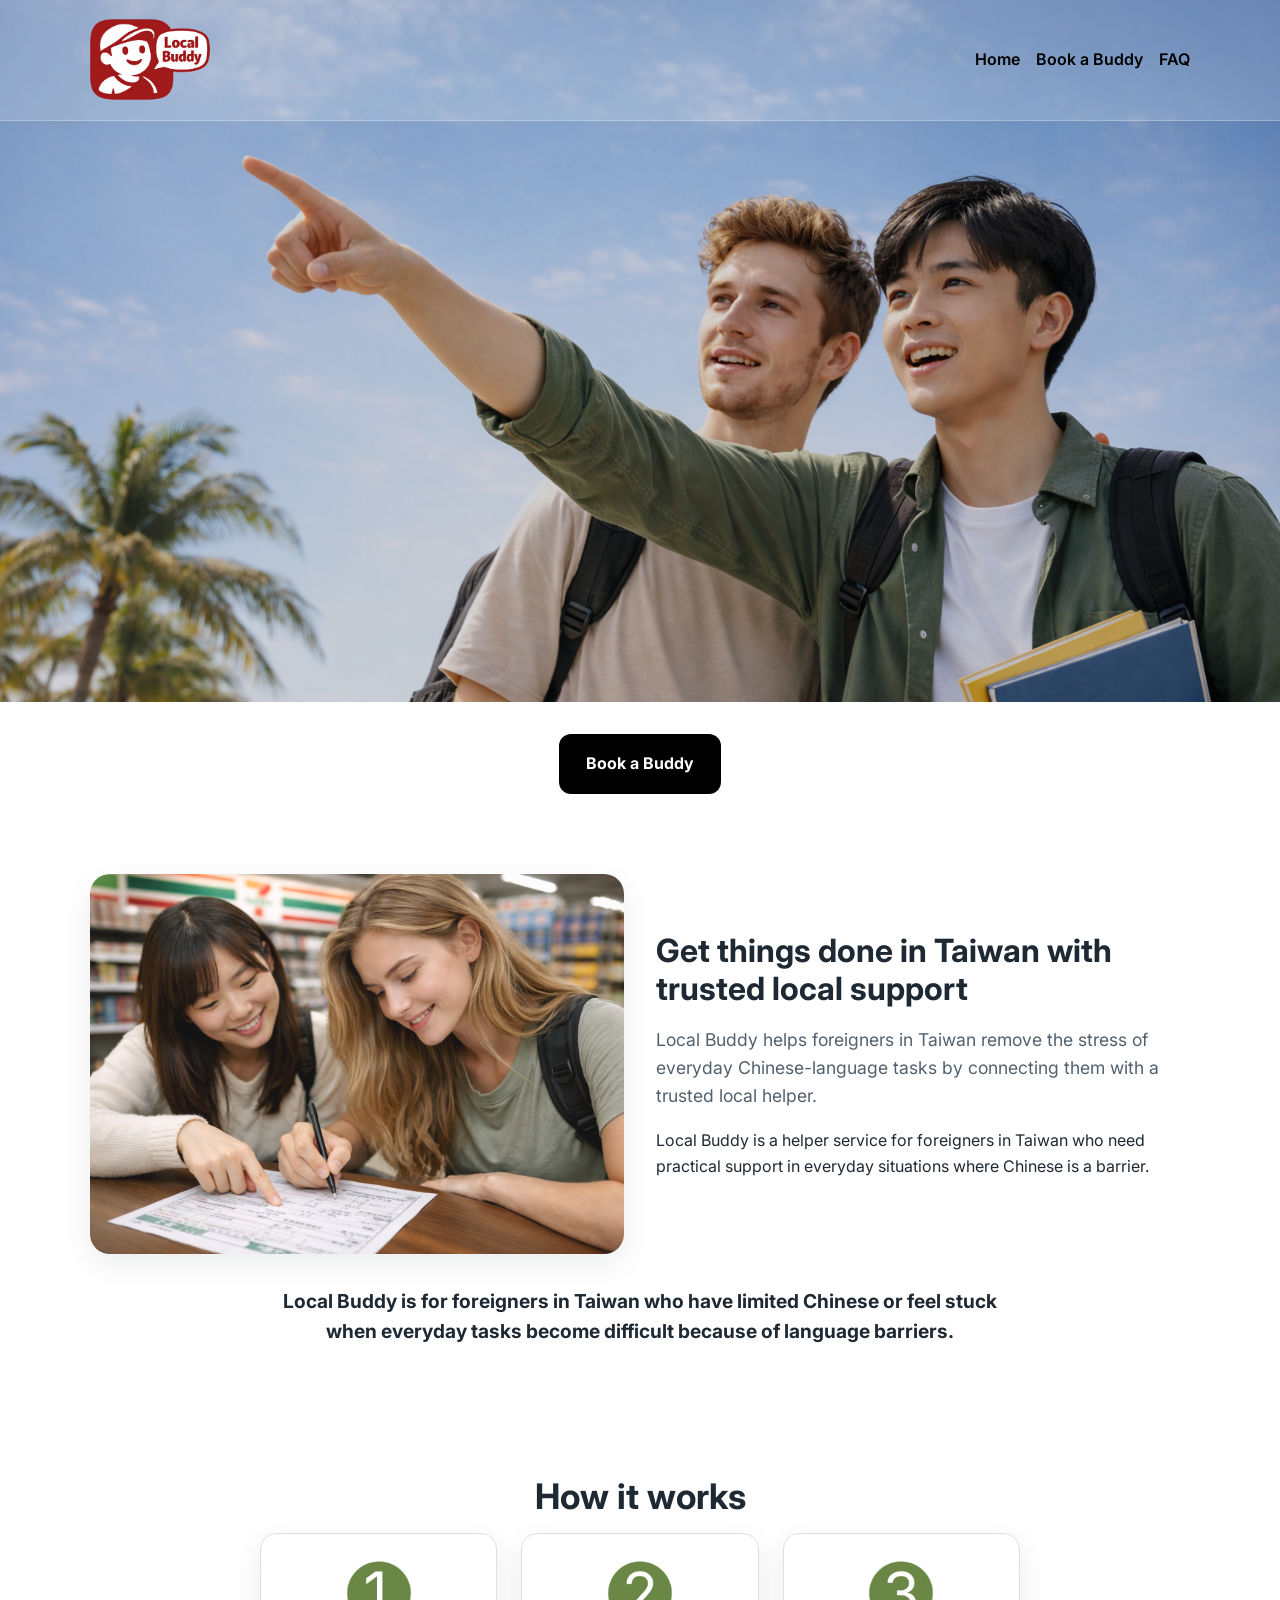
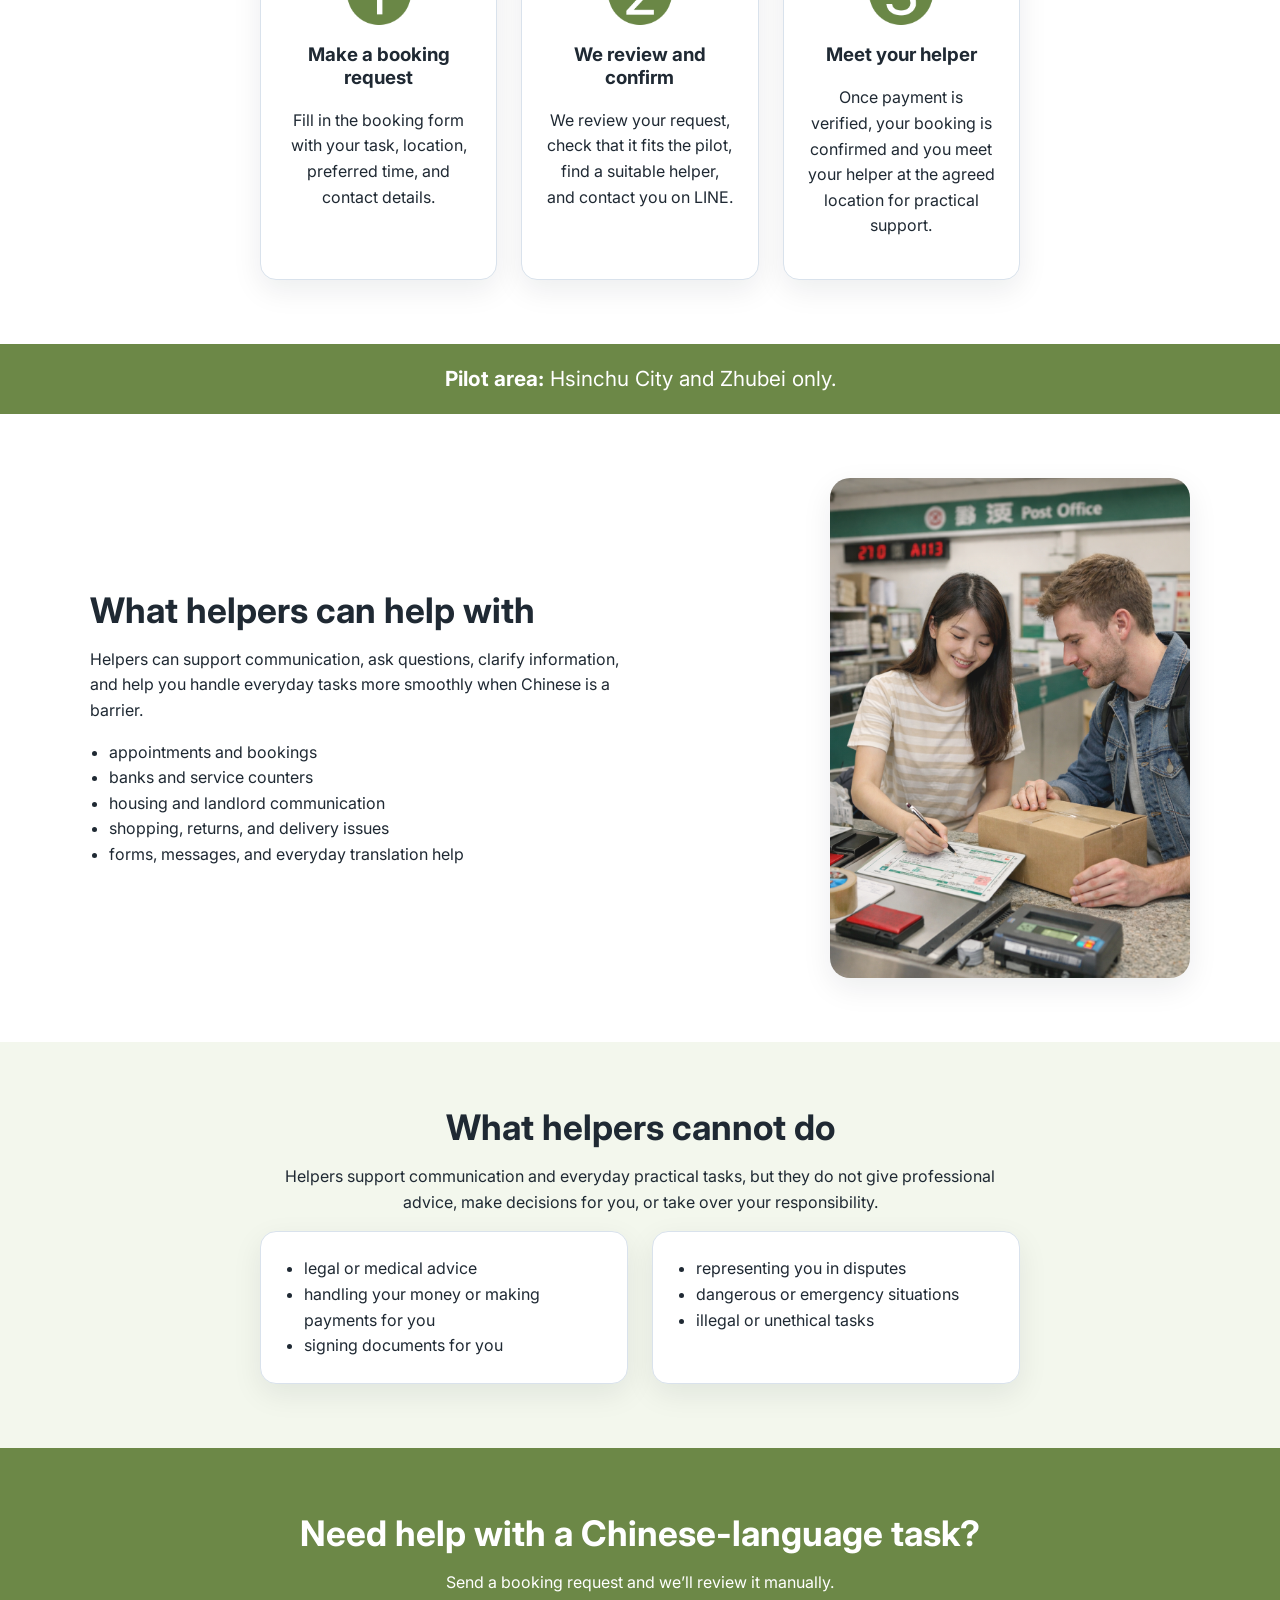
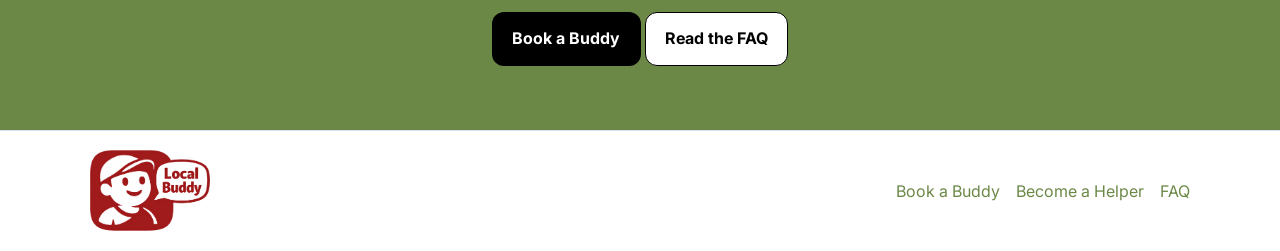
<file: index.html>
<!doctype html>
<html lang="en">
  <head>


    <!-- Google tag (gtag.js) -->
    <script async src="https://www.googletagmanager.com/gtag/js?id=G-CG42LRHG39"></script>
    <script>
      window.dataLayer = window.dataLayer || [];
      function gtag() { dataLayer.push(arguments); }
      gtag('js', new Date());

      gtag('config', 'G-CG42LRHG39');
    </script>
    
    <meta charset="UTF-8" />
    <meta name="viewport" content="width=device-width, initial-scale=1.0" />
    <title>Local Buddy | Trusted local support in Hsinchu & Zhubei</title> 
    <meta
      name="description"
      content="Local Buddy helps foreigners in Taiwan remove the stress of everyday Chinese-language tasks by connecting them with a trusted local helper."
    />
    <link rel="preconnect" href="https://fonts.googleapis.com" />
    <link rel="preconnect" href="https://fonts.gstatic.com" crossorigin />
    <link
      href="https://fonts.googleapis.com/css2?family=Inter:wght@300;400;500;600;700;800&display=swap"
      rel="stylesheet"
    />
    <link rel="stylesheet" href="css/styles.css" />
  </head>
  <body>
    <header class="site-header">
      <div class="container header-inner">
        <a class="brand" href="index.html" aria-label="Local Buddy home">
          <img src="assets/images/logo_test2.png" alt="Local Buddy logo" />
          <!-- <span>Local Buddy</span> -->
        </a>
        <nav class="nav">
          <a href="index.html">Home</a>
          <a href="book.html">Book a Buddy</a>
          <a href="faq.html">FAQ</a>
        </nav>
      </div>
    </header>

    <main>
      <!-- HERO BANNER SECTION: replace the CSS background on .hero-banner with your main landing-page banner image -->
      <!-- Suggested file location: site/assets/images/home-hero.jpg -->
      <section class="hero-banner">
        <div class="hero-overlay">
          <div class="container hero-banner-inner">
            <!-- HERO IMAGE ONLY: the main banner artwork should contain the logo itself, so no extra logo is rendered here -->
          </div>
        </div>
      </section>

      <section class="section cta-strip">
        <div class="container center">
          <a class="button button-large" href="book.html">Book a Buddy</a>
        </div>
      </section>

      <section class="section intro-section">
        <div class="container split-section">
          <!-- INTRO IMAGE PANEL: helpers2.png sits to the left of the main "Get things done" text block -->
          <div class="image-panel image-panel-paperwork" aria-hidden="true"></div>
          <div class="content-panel">
            <h1>Get things done in Taiwan with trusted local support</h1>
            <p class="lead">
              Local Buddy helps foreigners in Taiwan remove the stress of everyday Chinese-language
              tasks by connecting them with a trusted local helper.
            </p>
            <p>
              Local Buddy is a helper service for foreigners in Taiwan who need practical support in
              everyday situations where Chinese is a barrier.
            </p>
          </div>
        </div>
      </section>

      <section class="section audience-section">
        <div class="container narrow center">
          <p class="audience-copy">
            Local Buddy is for foreigners in Taiwan who have limited Chinese or feel stuck when
            everyday tasks become difficult because of language barriers.
          </p>
        </div>
      </section>

      <section id="how-it-works" class="section how-section">
        <div class="container narrow center">
          <h2>How it works</h2>
          <div class="grid steps">
            <div class="card step-card">
              <img class="step-number-image" src="assets/images/button_1.png" alt="Step 1" />
              <h3>Make a booking request</h3>
              <p>Fill in the booking form with your task, location, preferred time, and contact details.</p>
            </div>
            <div class="card step-card">
              <img class="step-number-image" src="assets/images/button_2.png" alt="Step 2" />
              <h3>We review and confirm</h3>
              <p>We review your request, check that it fits the pilot, find a suitable helper, and contact you on LINE.</p>
            </div>
            <div class="card step-card">
              <img class="step-number-image" src="assets/images/button_3.png" alt="Step 3" />
              <h3>Meet your helper</h3>
              <p>Once payment is verified, your booking is confirmed and you meet your helper at the agreed location for practical support.</p>
            </div>
          </div>
        </div>
      </section>

      <section class="pilot-area-banner">
        <div class="container center">
          <p><strong>Pilot area:</strong> Hsinchu City and Zhubei only.</p>
        </div>
      </section>

      <section class="section help-section">
        <div class="container split-section reverse-on-mobile">
          <div class="content-panel">
            <h2>What helpers can help with</h2>
            <p>
              Helpers can support communication, ask questions, clarify information, and help you
              handle everyday tasks more smoothly when Chinese is a barrier.
            </p>
            <ul class="clean-list">
              <li>appointments and bookings</li>
              <li>banks and service counters</li>
              <li>housing and landlord communication</li>
              <li>shopping, returns, and delivery issues</li>
              <li>forms, messages, and everyday translation help</li>
            </ul>
          </div>
          <!-- HELP SECTION IMAGE PANEL: replace this placeholder panel with a real helper/service image -->
          <!-- Suggested file location: site/assets/images/home-helper-service.jpg -->
          <div class="image-panel image-panel-service" aria-hidden="true"></div>
        </div>
      </section>

      <section class="section section-alt limits-section">
        <div class="container narrow center">
          <h2>What helpers <strong>cannot</strong> do</h2>
          <p>
            Helpers support communication and everyday practical tasks, but they do not give
            professional advice, make decisions for you, or take over your responsibility.
          </p>
          <div class="grid two-up text-left top-gap">
            <div class="card">
              <ul class="clean-list">
                <li>legal or medical advice</li>
                <li>handling your money or making payments for you</li>
                <li>signing documents for you</li>
              </ul>
            </div>
            <div class="card">
              <ul class="clean-list">
                <li>representing you in disputes</li>
                <li>dangerous or emergency situations</li>
                <li>illegal or unethical tasks</li>
              </ul>
            </div>
          </div>
        </div>
      </section>

      <section class="section cta-section">
        <div class="container narrow center">
          <h2>Need help with a Chinese-language task?</h2>
          <p>Send a booking request and we’ll review it manually.</p>
          <div class="button-row.center">
            <a class="button" href="book.html">Book a Buddy</a>
            <a class="button button-secondary" href="faq.html">Read the FAQ</a>
          </div>
        </div>
      </section>
    </main>

    <footer class="site-footer">
      <div class="container footer-inner">
        <div class="footer-brand">
          <img src="assets/images/logo_test2.png" alt="Local Buddy logo" />
          <!-- <p>Local Buddy</p> -->
        </div>
        <div class="footer-links">
          <a href="book.html">Book a Buddy</a>
          <a href="website-helper-guide.html">Become a Helper</a>
          <a href="faq.html">FAQ</a>
        </div>
      </div>
    </footer>

    <script src="js/main.js"></script>
  </body>
</html>
</file>
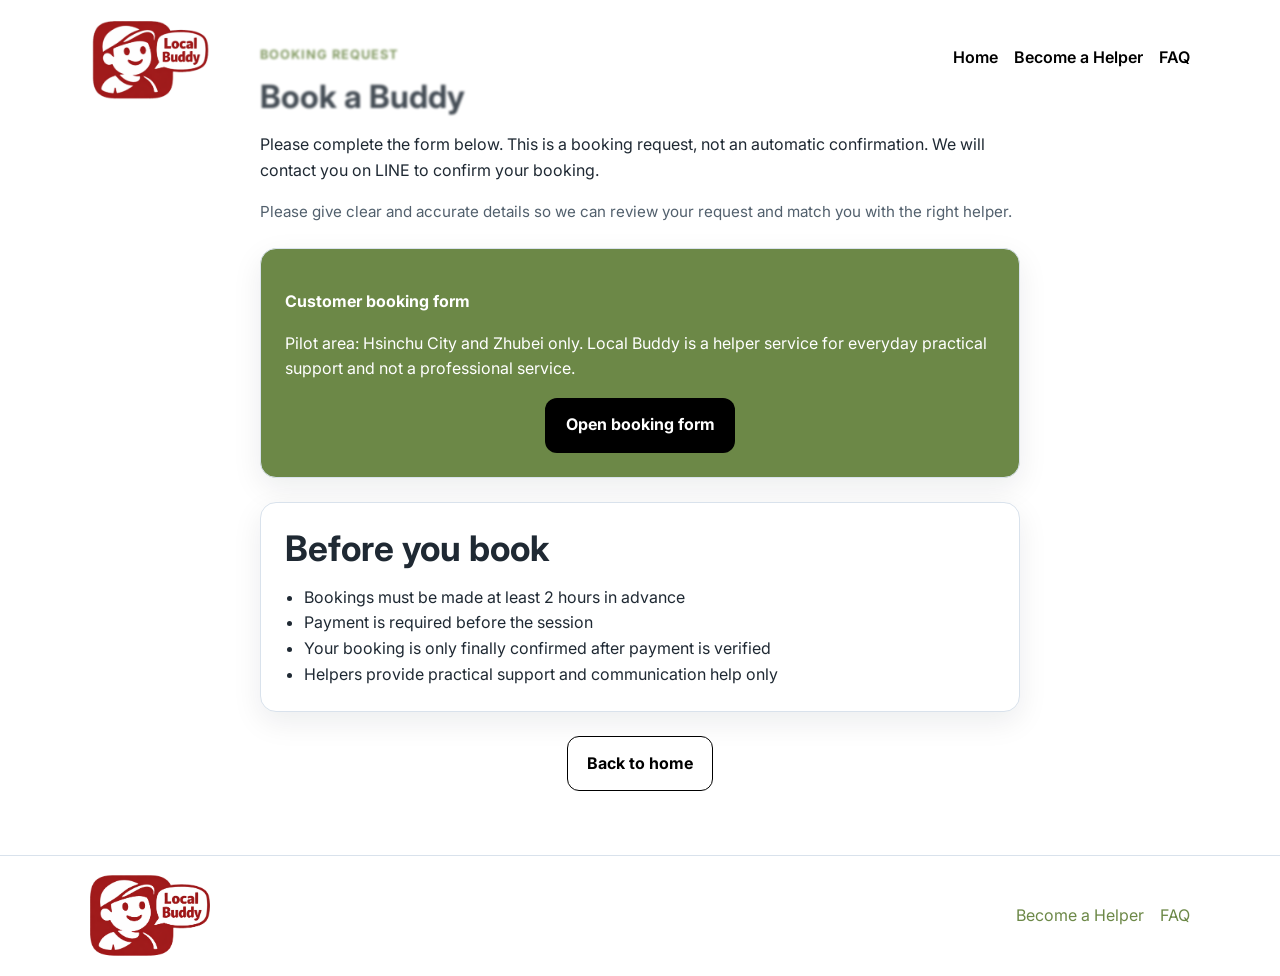
<file: book.html>
<!doctype html>
<html lang="en">
  <head>
    <!-- Google tag (gtag.js) -->
    <script async src="https://www.googletagmanager.com/gtag/js?id=G-CG42LRHG39"></script>
    <script>
      window.dataLayer = window.dataLayer || [];
      function gtag() { dataLayer.push(arguments); }
      gtag('js', new Date());

      gtag('config', 'G-CG42LRHG39');
    </script>
    <meta charset="UTF-8" />
    <meta name="viewport" content="width=device-width, initial-scale=1.0" />
    <title>Book a Buddy | Local Buddy</title>
    <link rel="preconnect" href="https://fonts.googleapis.com" />
    <link rel="preconnect" href="https://fonts.gstatic.com" crossorigin />
    <link
      href="https://fonts.googleapis.com/css2?family=Inter:wght@300;400;500;600;700;800&display=swap"
      rel="stylesheet"
    />
    <link rel="stylesheet" href="css/styles.css" />
  </head>
  <body>
    <header class="site-header">
      <div class="container header-inner">
        <a class="brand" href="index.html" aria-label="Local Buddy home">
          <img src="assets/images/local-buddy-logo.png" alt="Local Buddy logo" />
          <!-- <span>Local Buddy</span> -->
        </a>
        <nav class="nav">
          <a href="index.html">Home</a>
          <a href="website-helper-guide.html">Become a Helper</a>
          <a href="faq.html">FAQ</a>
        </nav>
      </div>
    </header>

    <main class="section">
      <div class="container narrow">
        <p class="eyebrow">Booking request</p>
        <h1>Book a Buddy</h1>
        <p>
          Please complete the form below. This is a booking request, not an automatic confirmation.
          We will contact you on LINE to confirm your booking.
        </p>
        <p class="small-note">
          Please give clear and accurate details so we can review your request and match you with
          the right helper.
        </p>

        <!-- OPTIONAL BOOKING PAGE IMAGE: if you want a customer-support image on this page, add it above or below this card -->
        <!-- Suggested file location: site/assets/images/book-page.jpg -->
        <div class="card booking-form-card">
          <p><strong class="booking-form-title">Customer booking form</strong></p>
          <p>
            Pilot area: Hsinchu City and Zhubei only. Local Buddy is a helper service for everyday
            practical support and not a professional service.
          </p>
          <a class="button" href="https://docs.google.com/forms/d/e/1FAIpQLSczX13lvi_fi_mNbYmk_kjZ0qIz5eRAHKPhqf570fOopoNtvQ/viewform?usp=dialog" target="_blank" rel="noopener noreferrer">Open booking form</a>
        </div>

        <div class="card info-card">
          <h2>Before you book</h2>
          <ul class="clean-list">
            <li>Bookings must be made at least 2 hours in advance</li>
            <li>Payment is required before the session</li>
            <li>Your booking is only finally confirmed after payment is verified</li>
            <li>Helpers provide practical support and communication help only</li>
          </ul>
        </div>

        <div class="button-row center top-gap">
          <a class="button button-secondary" href="index.html">Back to home</a>
        </div>
      </div>
    </main>
    <footer class="site-footer">
      <div class="container footer-inner">
        <div class="footer-brand">
          <img src="assets/images/logo_test2.png" alt="Local Buddy logo" />
          <!-- <p>Local Buddy</p> -->
        </div>
        <div class="footer-links">
          <a href="website-helper-guide.html">Become a Helper</a>
          <a href="faq.html">FAQ</a>
        </div>
      </div>
    </footer>
  </body>
</html>
</file>
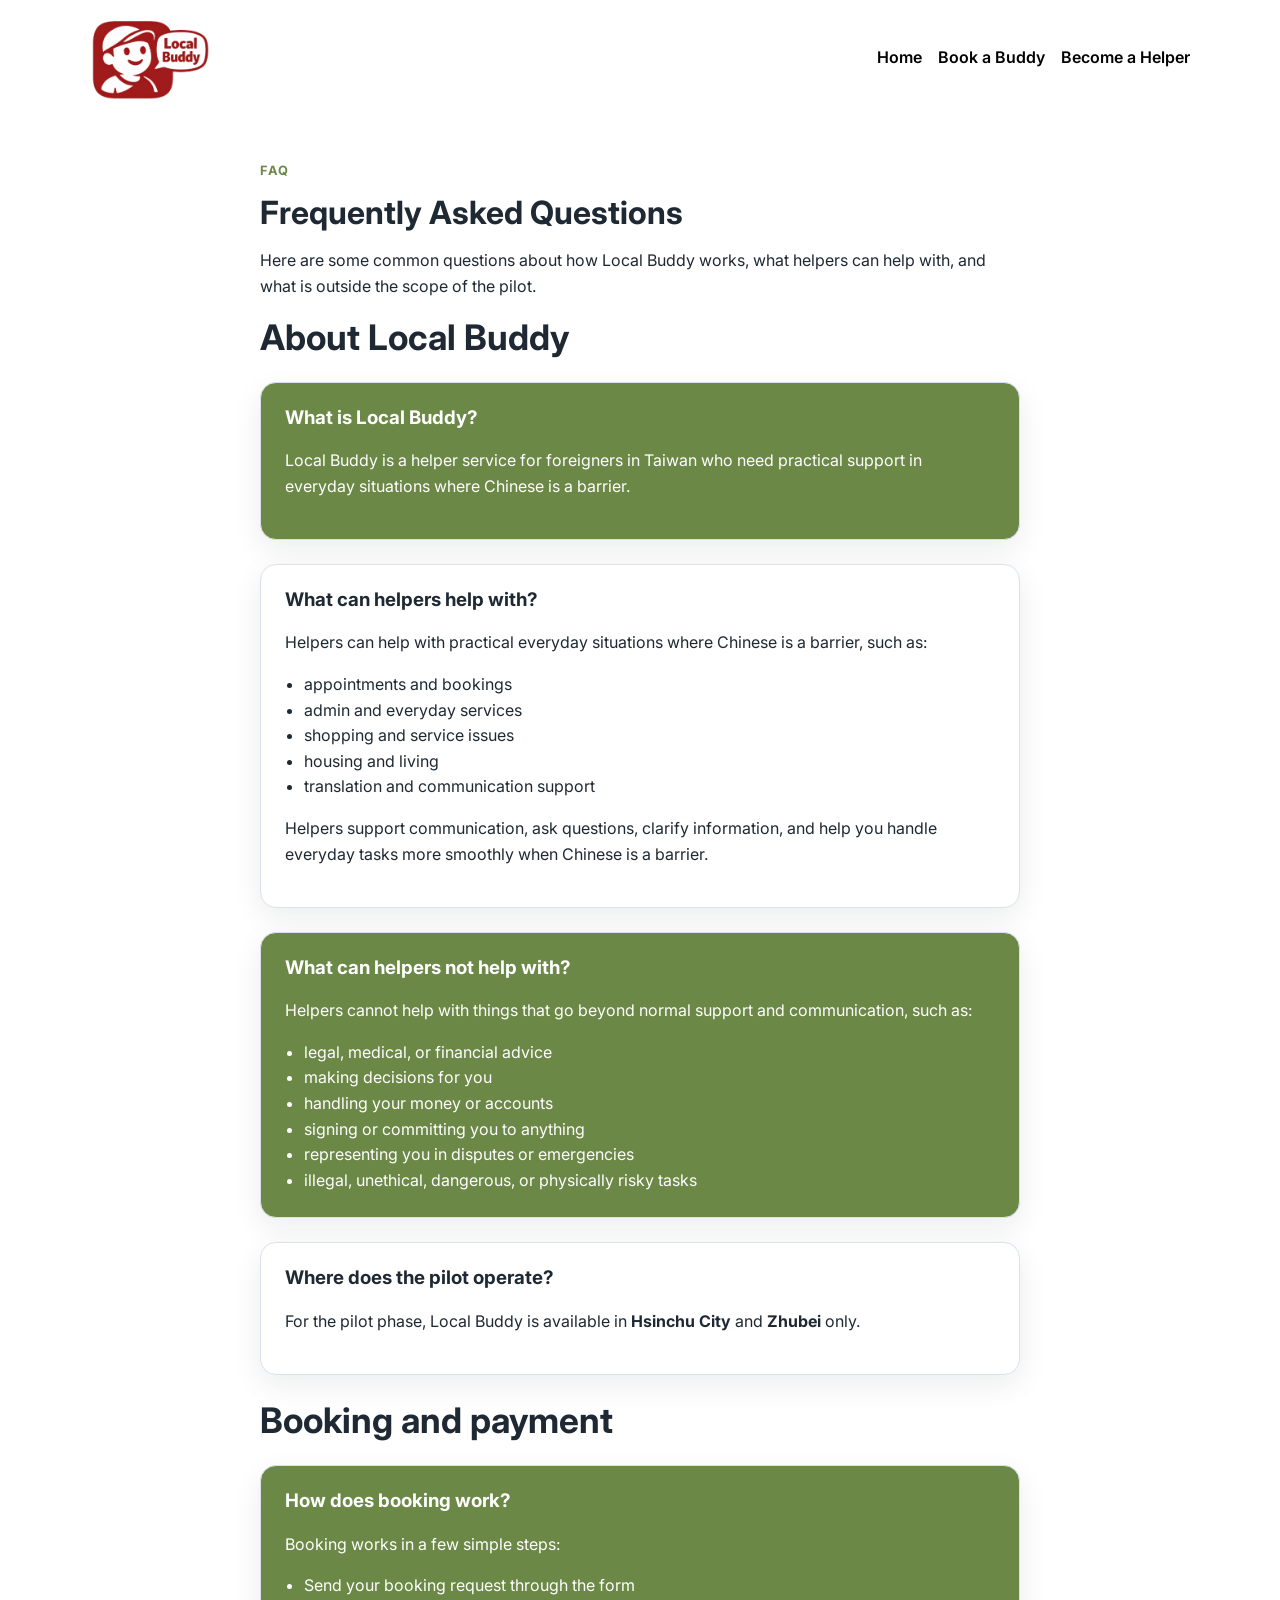
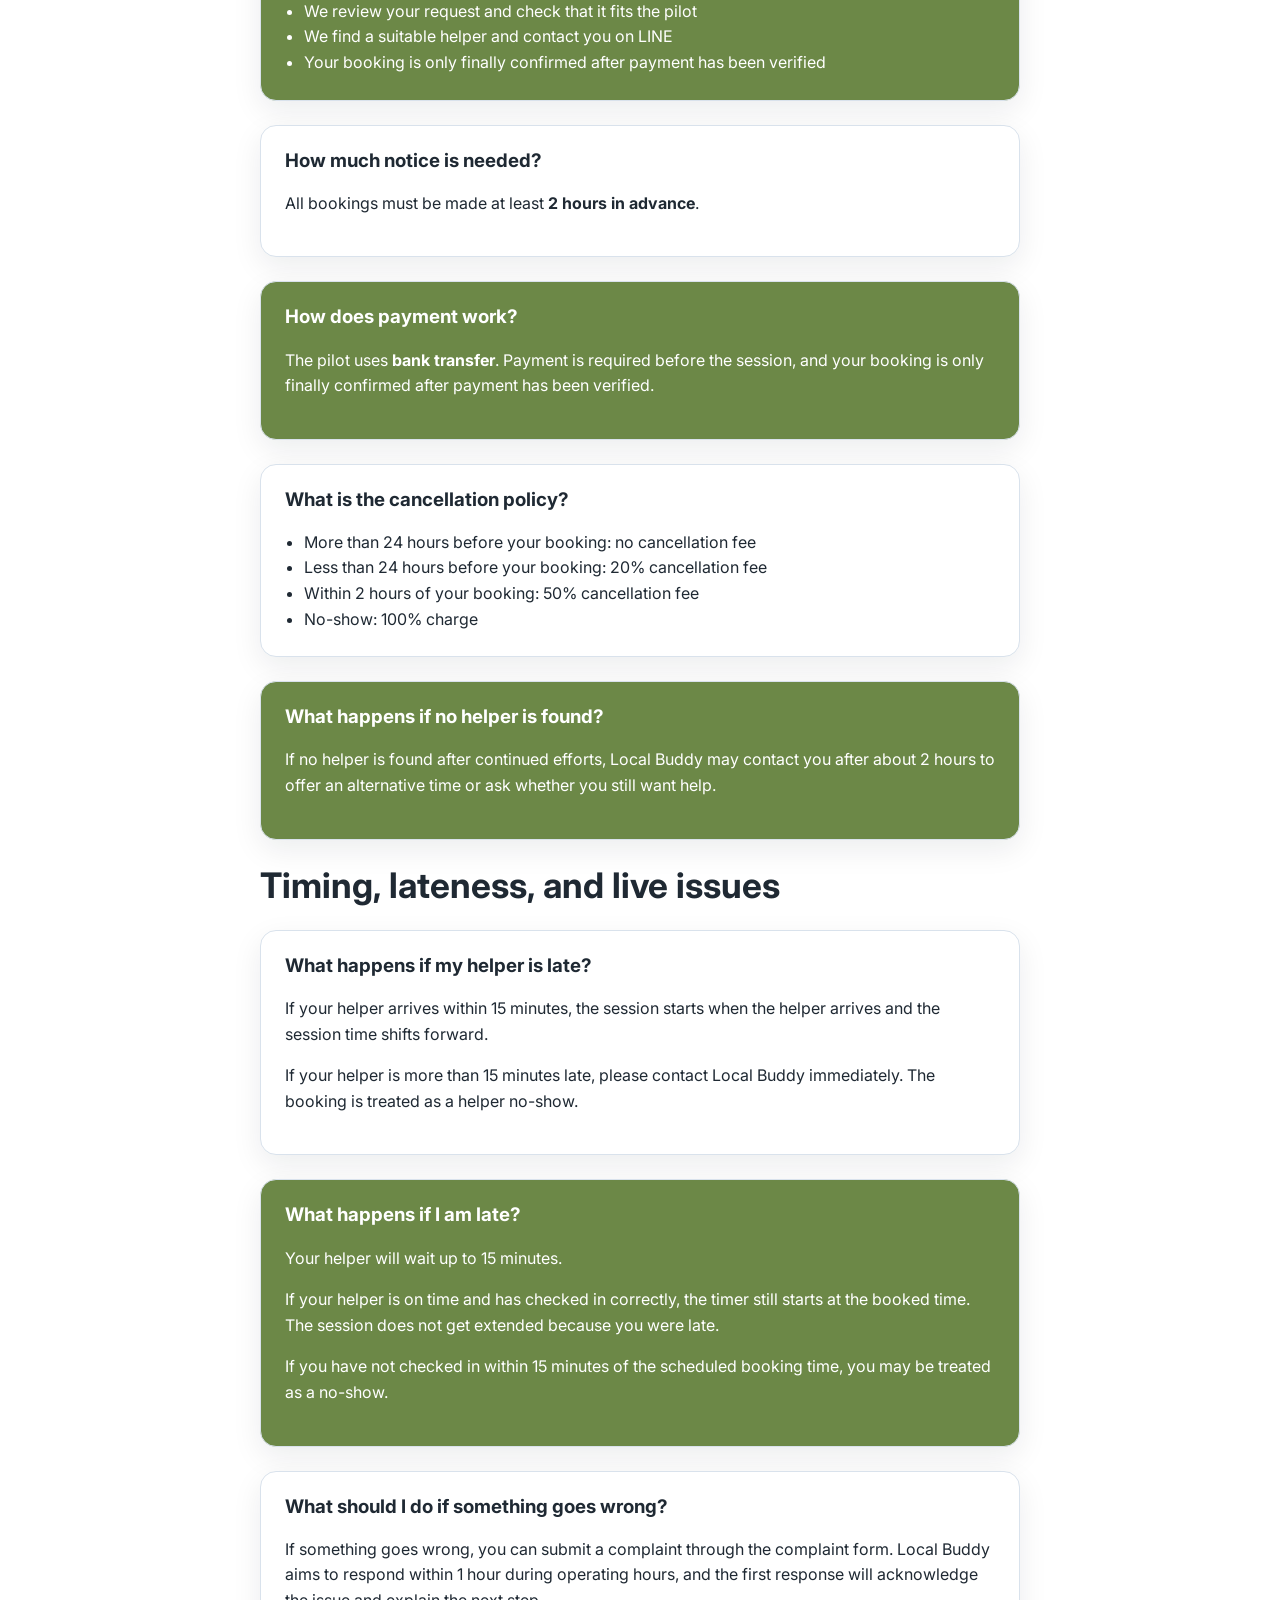
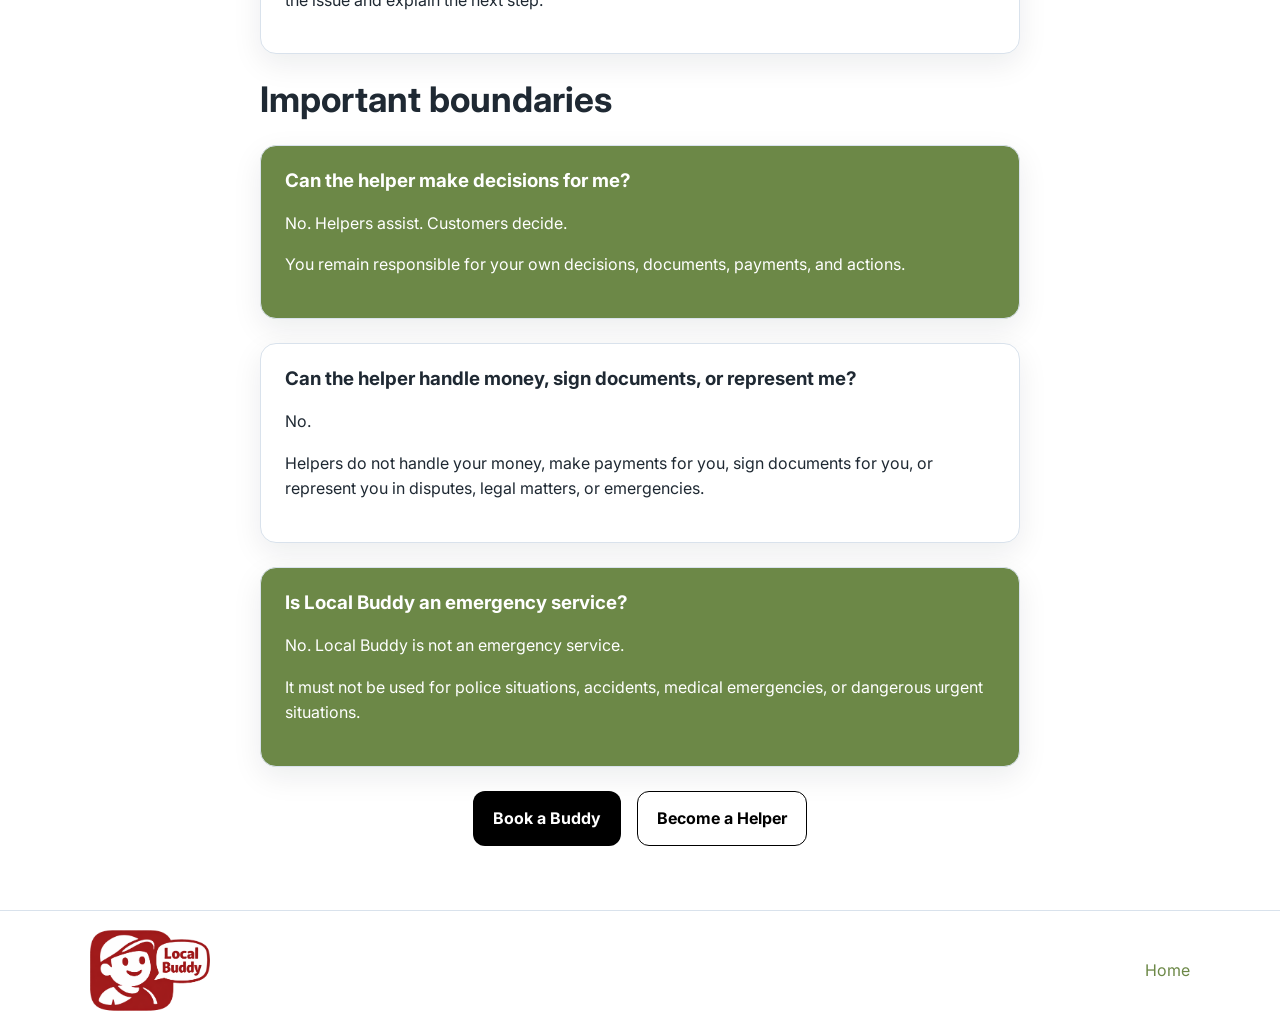
<file: faq.html>
<!doctype html>
<html lang="en">
  <head>

    <!-- Google tag (gtag.js) -->
    <script async src="https://www.googletagmanager.com/gtag/js?id=G-CG42LRHG39"></script>
    <script>
      window.dataLayer = window.dataLayer || [];
      function gtag() { dataLayer.push(arguments); }
      gtag('js', new Date());

      gtag('config', 'G-CG42LRHG39');
    </script>
    
    <meta charset="UTF-8" />
    <meta name="viewport" content="width=device-width, initial-scale=1.0" />
    <title>FAQ | Local Buddy</title>
    <link rel="preconnect" href="https://fonts.googleapis.com" />
    <link rel="preconnect" href="https://fonts.gstatic.com" crossorigin />
    <link
      href="https://fonts.googleapis.com/css2?family=Inter:wght@300;400;500;600;700;800&display=swap"
      rel="stylesheet"
    />
    <link rel="stylesheet" href="css/styles.css" />
  </head>
  <body>
    <header class="site-header site-header--transparent">
      <div class="container header-inner">
        <a class="brand" href="index.html" aria-label="Local Buddy home">
          <img src="assets/images/local-buddy-logo.png" alt="Local Buddy logo" />
          <!-- <span>Local Buddy</span> -->
        </a>
        <nav class="nav">
          <a href="index.html">Home</a>
          <a href="book.html">Book a Buddy</a>
          <a href="website-helper-guide.html">Become a Helper</a>
        </nav>
      </div>
    </header>

    <main class="section">
      <div class="container narrow">
        <p class="eyebrow">FAQ</p>
        <h1>Frequently Asked Questions</h1>
        <p>
          Here are some common questions about how Local Buddy works, what helpers can help with,
          and what is outside the scope of the pilot.
        </p>

        <h2>About Local Buddy</h2>

        <div class="faq-list">
          <div class="card booking-form-card">
            <h3>What is Local Buddy?</h3>
            <p>
              Local Buddy is a helper service for foreigners in Taiwan who need practical support in
              everyday situations where Chinese is a barrier.
            </p>
          </div>

          <div class="card faq-item">
            <h3>What can helpers help with?</h3>
            <p>Helpers can help with practical everyday situations where Chinese is a barrier, such as:</p>
            <ul class="clean-list">
              <li>appointments and bookings</li>
              <li>admin and everyday services</li>
              <li>shopping and service issues</li>
              <li>housing and living</li>
              <li>translation and communication support</li>
            </ul>
            <p class="top-gap">
              Helpers support communication, ask questions, clarify information, and help you handle
              everyday tasks more smoothly when Chinese is a barrier.
            </p>
          </div>

          <div class="card booking-form-card">
            <h3>What can helpers not help with?</h3>
            <p>Helpers cannot help with things that go beyond normal support and communication, such as:</p>
            <ul class="clean-list">
              <li>legal, medical, or financial advice</li>
              <li>making decisions for you</li>
              <li>handling your money or accounts</li>
              <li>signing or committing you to anything</li>
              <li>representing you in disputes or emergencies</li>
              <li>illegal, unethical, dangerous, or physically risky tasks</li>
            </ul>
          </div>

          <div class="card faq-item">
            <h3>Where does the pilot operate?</h3>
            <p>For the pilot phase, Local Buddy is available in <strong>Hsinchu City</strong> and <strong>Zhubei</strong> only.</p>
          </div>
        </div>

        <h2>Booking and payment</h2>

        <div class="faq-list">
          <div class="card booking-form-card">
            <h3>How does booking work?</h3>
            <p>Booking works in a few simple steps:</p>
            <ul class="clean-list">
              <li>Send your booking request through the form</li>
              <li>We review your request and check that it fits the pilot</li>
              <li>We find a suitable helper and contact you on LINE</li>
              <li>Your booking is only finally confirmed after payment has been verified</li>
            </ul>
          </div>

          <div class="card faq-item">
            <h3>How much notice is needed?</h3>
            <p>All bookings must be made at least <strong>2 hours in advance</strong>.</p>
          </div>

          <div class="card booking-form-card">
            <h3>How does payment work?</h3>
            <p>
              The pilot uses <strong>bank transfer</strong>. Payment is required before the session,
              and your booking is only finally confirmed after payment has been verified.
            </p>
          </div>

          <div class="card faq-item">
            <h3>What is the cancellation policy?</h3>
            <ul class="clean-list">
              <li>More than 24 hours before your booking: no cancellation fee</li>
              <li>Less than 24 hours before your booking: 20% cancellation fee</li>
              <li>Within 2 hours of your booking: 50% cancellation fee</li>
              <li>No-show: 100% charge</li>
            </ul>
          </div>

          <div class="card booking-form-card">
            <h3>What happens if no helper is found?</h3>
            <p>
              If no helper is found after continued efforts, Local Buddy may contact you after about
              2 hours to offer an alternative time or ask whether you still want help.
            </p>
          </div>
        </div>

        <h2>Timing, lateness, and live issues</h2>

        <div class="faq-list">
          <div class="card faq-item">
            <h3>What happens if my helper is late?</h3>
            <p>
              If your helper arrives within 15 minutes, the session starts when the helper arrives
              and the session time shifts forward.
            </p>
            <p>
              If your helper is more than 15 minutes late, please contact Local Buddy immediately.
              The booking is treated as a helper no-show.
            </p>
          </div>

          <div class="card booking-form-card">
            <h3>What happens if I am late?</h3>
            <p>Your helper will wait up to 15 minutes.</p>
            <p>
              If your helper is on time and has checked in correctly, the timer still starts at the
              booked time. The session does not get extended because you were late.
            </p>
            <p>
              If you have not checked in within 15 minutes of the scheduled booking time, you may
              be treated as a no-show.
            </p>
          </div>

          <div class="card faq-item">
            <h3>What should I do if something goes wrong?</h3>
            <p>
              If something goes wrong, you can submit a complaint through the complaint form. Local
              Buddy aims to respond within 1 hour during operating hours, and the first response
              will acknowledge the issue and explain the next step.
            </p>
          </div>
        </div>

        <h2>Important boundaries</h2>

        <div class="faq-list">
          <div class="card booking-form-card">
            <h3>Can the helper make decisions for me?</h3>
            <p>No. Helpers assist. Customers decide.</p>
            <p>
              You remain responsible for your own decisions, documents, payments, and actions.
            </p>
          </div>

          <div class="card faq-item">
            <h3>Can the helper handle money, sign documents, or represent me?</h3>
            <p>No.</p>
            <p>
              Helpers do not handle your money, make payments for you, sign documents for you, or
              represent you in disputes, legal matters, or emergencies.
            </p>
          </div>

          <div class="card booking-form-card">
            <h3>Is Local Buddy an emergency service?</h3>
            <p>No. Local Buddy is not an emergency service.</p>
            <p>
              It must not be used for police situations, accidents, medical emergencies, or
              dangerous urgent situations.
            </p>
          </div>
        </div>

        <div class="button-row center top-gap">
          <a class="button" href="book.html">Book a Buddy</a>
          <a class="button button-secondary" href="website-helper-guide.html">Become a Helper</a>
        </div>
      </div>
    </main>
    <footer class="site-footer">
      <div class="container footer-inner">
        <div class="footer-brand">
          <img src="assets/images/logo_test2.png" alt="Local Buddy logo" />
          <!-- <p>Local Buddy</p> -->
        </div>
        <div class="footer-links">
          <a href="index.html">Home</a>
        </div>
      </div>
    </footer>
  </body>
</html>
</file>
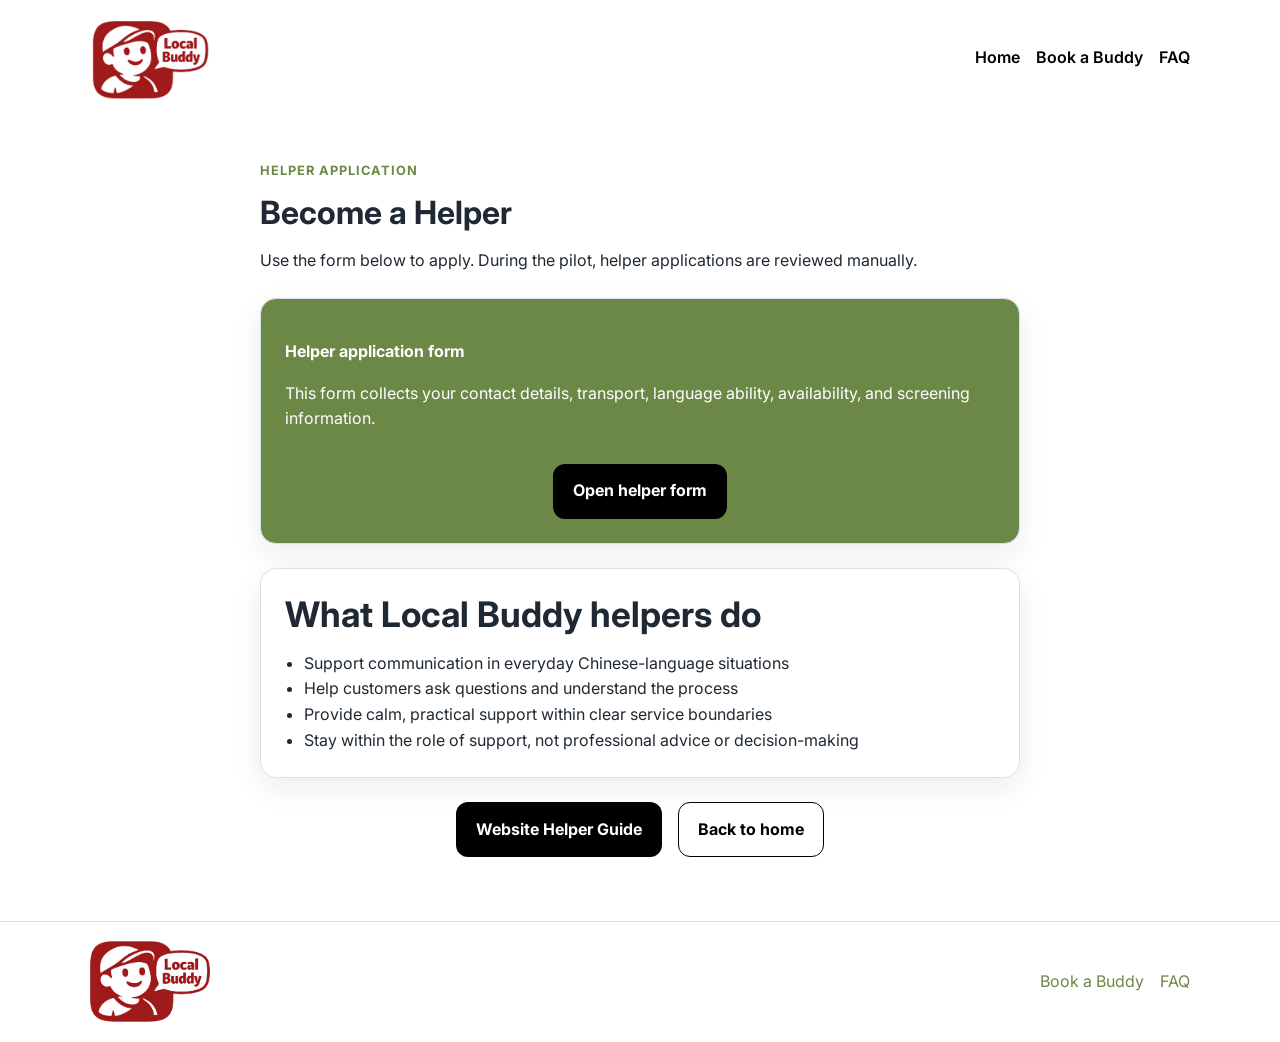
<file: helper.html>
<!doctype html>
<html lang="en">
  <head>
    <meta charset="UTF-8" />
    <meta name="viewport" content="width=device-width, initial-scale=1.0" />
    <title>Become a Helper | Local Buddy</title>
    <link rel="preconnect" href="https://fonts.googleapis.com" />
    <link rel="preconnect" href="https://fonts.gstatic.com" crossorigin />
    <link
      href="https://fonts.googleapis.com/css2?family=Inter:wght@300;400;500;600;700;800&display=swap"
      rel="stylesheet"
    />
    <link rel="stylesheet" href="css/styles.css" />
  </head>
  <body>
    <header class="site-header site-header--transparent">
      <div class="container header-inner">
        <a class="brand" href="index.html" aria-label="Local Buddy home">
          <img src="assets/images/local-buddy-logo.png" alt="Local Buddy logo" />
          <!-- <span>Local Buddy</span> -->
        </a>
        <nav class="nav">
          <a href="index.html">Home</a>
          <a href="book.html">Book a Buddy</a>
          <a href="faq.html">FAQ</a>
        </nav>
      </div>
    </header>

    <main class="section">
      <div class="container narrow">
        <p class="eyebrow">Helper application</p>
        <h1>Become a Helper</h1>
        <p>
          Use the form below to apply. During the pilot, helper applications are reviewed manually.
        </p>

        <!-- OPTIONAL HELPER PAGE IMAGE: if you want a helper/team image near the top of this page, add it above or below this card -->
        <!-- Suggested file location: site/assets/images/helper-page.jpg -->
        <div class="card booking-form-card">
          <p><strong>Helper application form</strong></p>
          <p>
            This form collects your contact details, transport, language ability, availability, and
            screening information.
          </p>
          <div class="button-row center top-gap">
            <a class="button" href="https://docs.google.com/forms/d/e/1FAIpQLSdexRdNFQmdR4fKonRbgQpiuCoOoX7R6mAkuV7_aLJga3uN9g/viewform?usp=publish-editor" target="_blank" rel="noopener noreferrer">Open helper form</a>
          </div>
          <!-- <a class="button" href="https://docs.google.com/forms/d/e/1FAIpQLSdexRdNFQmdR4fKonRbgQpiuCoOoX7R6mAkuV7_aLJga3uN9g/viewform?usp=publish-editor" target="_blank" rel="noopener noreferrer">Open helper form</a> -->
        </div>

        <div class="card info-card">
          <h2>What Local Buddy helpers do</h2>
          <ul class="clean-list">
            <li>Support communication in everyday Chinese-language situations</li>
            <li>Help customers ask questions and understand the process</li>
            <li>Provide calm, practical support within clear service boundaries</li>
            <li>Stay within the role of support, not professional advice or decision-making</li>
          </ul>
        </div>

        <div class="button-row center top-gap">
          <a class="button" href="website-helper-guide.html">Website Helper Guide</a>
          <a class="button button-secondary" href="index.html">Back to home</a>
        </div>
      </div>
    </main>

    <footer class="site-footer">
      <div class="container footer-inner">
        <div class="footer-brand">
          <img src="assets/images/logo_test2.png" alt="Local Buddy logo" />
          <!-- <p>Local Buddy</p> -->
        </div>
        <div class="footer-links">
          <a href="book.html">Book a Buddy</a>
          <a href="faq.html">FAQ</a>
        </div>
      </div>
    </footer>
  </body>
</html>
</file>
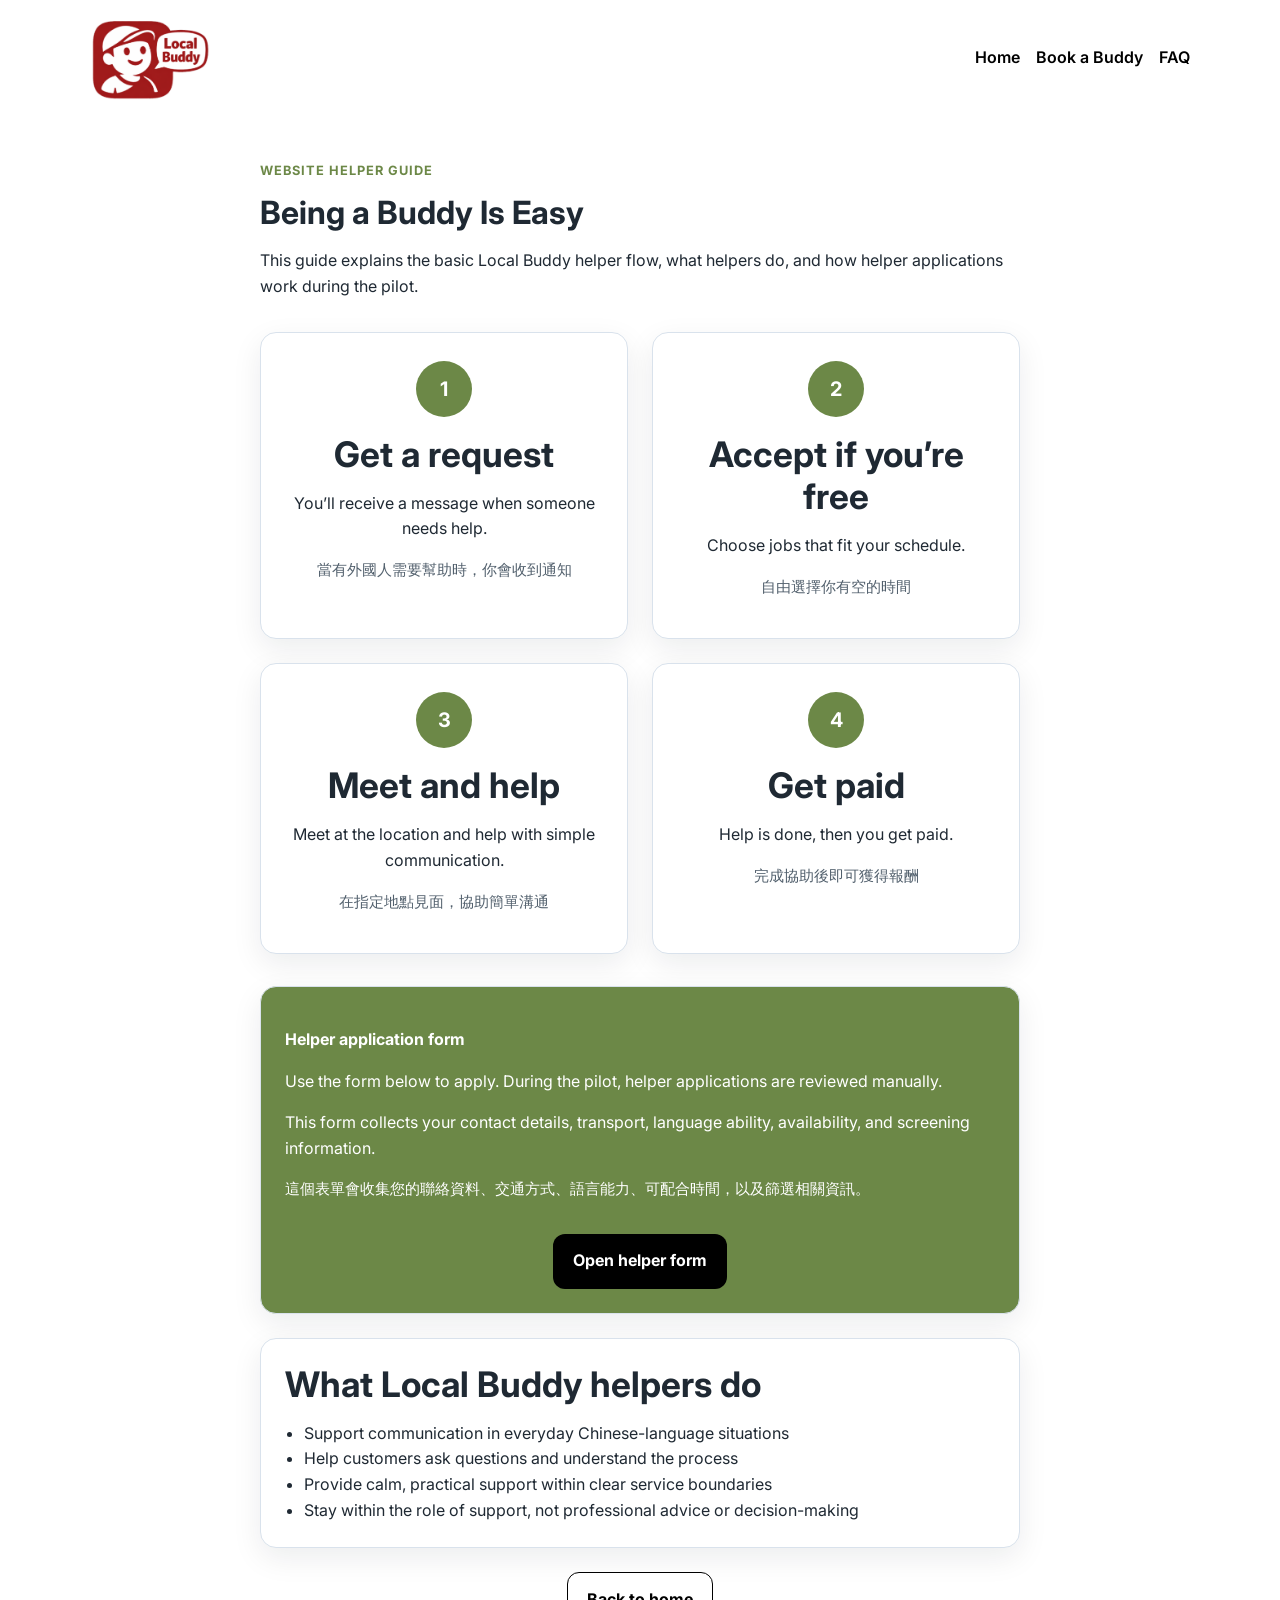
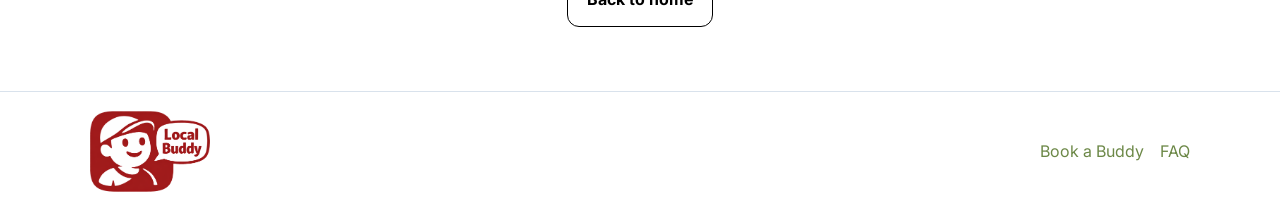
<file: website-helper-guide.html>
<!doctype html>
<html lang="en">
  <head>
    <!-- Google tag (gtag.js) -->
    <script async src="https://www.googletagmanager.com/gtag/js?id=G-CG42LRHG39"></script>
    <script>
      window.dataLayer = window.dataLayer || [];
      function gtag() { dataLayer.push(arguments); }
      gtag('js', new Date());

      gtag('config', 'G-CG42LRHG39');
    </script>
    <meta charset="UTF-8" />
    <meta name="viewport" content="width=device-width, initial-scale=1.0" />
    <title>Website Helper Guide | Local Buddy</title>
    <link rel="preconnect" href="https://fonts.googleapis.com" />
    <link rel="preconnect" href="https://fonts.gstatic.com" crossorigin />
    <link
      href="https://fonts.googleapis.com/css2?family=Inter:wght@300;400;500;600;700;800&display=swap"
      rel="stylesheet"
    />
    <link rel="stylesheet" href="css/styles.css" />
  </head>
  
  <body>
    <header class="site-header site-header--transparent">
      <div class="container header-inner">
        <a class="brand" href="index.html" aria-label="Local Buddy home">
          <img src="assets/images/local-buddy-logo.png" alt="Local Buddy logo" />
        </a>
        <nav class="nav">
          <a href="index.html">Home</a>
          <a href="book.html">Book a Buddy</a>
          <!-- <a href="helper.html">Become a Helper</a> -->
          <a href="faq.html">FAQ</a>
        </nav>
      </div>
    </header>

    <main class="section">
      <div class="container narrow">
        <p class="eyebrow">Website helper guide</p>
        <h1>Being a Buddy Is Easy</h1>
        <p>
          This guide explains the basic Local Buddy helper flow, what helpers do, and how helper
          applications work during the pilot.
        </p>

        <div class="guide-steps">
          <div class="card step-card guide-step-card">
            <div class="guide-step-number">1</div>
            <h2>Get a request</h2>
            <p>You’ll receive a message when someone needs help.</p>
            <p class="small-note">當有外國人需要幫助時，你會收到通知</p>
          </div>

          <div class="card step-card guide-step-card">
            <div class="guide-step-number">2</div>
            <h2>Accept if you’re free</h2>
            <p>Choose jobs that fit your schedule.</p>
            <p class="small-note">自由選擇你有空的時間</p>
          </div>

          <div class="card step-card guide-step-card">
            <div class="guide-step-number">3</div>
            <h2>Meet and help</h2>
            <p>Meet at the location and help with simple communication.</p>
            <p class="small-note">在指定地點見面，協助簡單溝通</p>
          </div>

          <div class="card step-card guide-step-card">
            <div class="guide-step-number">4</div>
            <h2>Get paid</h2>
            <p>Help is done, then you get paid.</p>
            <p class="small-note">完成協助後即可獲得報酬</p>
          </div>
        </div>

        <div class="card booking-form-card">
          <p><strong>Helper application form</strong></p>
          <p>
            Use the form below to apply. During the pilot, helper applications are reviewed
            manually.
          </p>
          <p>
            This form collects your contact details, transport, language ability, availability, and
            screening information.
          </p>
          <p class="small-note guide-translation-note">
            這個表單會收集您的聯絡資料、交通方式、語言能力、可配合時間，以及篩選相關資訊。
          </p>
          <div class="button-row center top-gap">
            <a
              class="button"
              href="https://docs.google.com/forms/d/e/1FAIpQLSdexRdNFQmdR4fKonRbgQpiuCoOoX7R6mAkuV7_aLJga3uN9g/viewform?usp=publish-editor"
              target="_blank"
              rel="noopener noreferrer"
              >Open helper form</a
            >
          </div>
        </div>

        <div class="card info-card">
          <h2>What Local Buddy helpers do</h2>
          <ul class="clean-list">
            <li>Support communication in everyday Chinese-language situations</li>
            <li>Help customers ask questions and understand the process</li>
            <li>Provide calm, practical support within clear service boundaries</li>
            <li>Stay within the role of support, not professional advice or decision-making</li>
          </ul>
        </div>

        <div class="button-row center top-gap">
          <!-- <a class="button" href="helper.html">Become a Helper</a> -->
          <a class="button button-secondary" href="index.html">Back to home</a>
        </div>
      </div>
    </main>

    <footer class="site-footer">
      <div class="container footer-inner">
        <div class="footer-brand">
          <img src="assets/images/logo_test2.png" alt="Local Buddy logo" />
        </div>
        <div class="footer-links">
          <a href="book.html">Book a Buddy</a>
          <!-- <a href="helper.html">Become a Helper</a> -->
          <a href="faq.html">FAQ</a>
        </div>
      </div>
    </footer>
  </body>
</html>
</file>
<file: css/styles.css>
/*
  Theme variables, these are the main colors, spacing, and sizing values used below.
*/
:root {
  --bg: #ffffff;
  --surface: #ffffff;
  --surface-alt: #f3f7ed;
  --text: #1f2933;
  --muted: #52606d;
  --border: #d9e2ec;
  --primary: #6c8847;
  /* --primary: #000000   ; */
  --primary-dark: #587038;
  --secondary: #ffffff;
  --accent: #000000;
  --logo: #9f1b1b;
  --shadow: 0 10px 30px rgba(15, 23, 42, 0.08);
  --radius: 16px;
  --container: 1100px;
}

/* Make width calculations behave predictably. */
* {
  box-sizing: border-box;
}

/* Smooth scrolling for anchor links. */
html {
  scroll-behavior: smooth;
}

/* Base page styling. */
body {
  margin: 0;
  font-family: 'Inter', Arial, Helvetica, sans-serif;
  line-height: 1.6;
  color: var(--text);
  background: var(--bg);
}

/* Default link style. */
a {
  color: var(--primary);
  text-decoration: none;
}

/* Underline links on hover. */
a:hover {
  text-decoration: underline;
}

/* Images never overflow their container. */
img {
  max-width: 100%;
  display: block;
}

/* Main page width wrapper. rem = root element, em = element */
.container {
  width: min(100% - 2rem, var(--container));
  margin: 0 auto;
}

/* Narrower wrapper for text-heavy pages. */
.narrow {
  width: min(100% - 2rem, 760px);
  margin: 0 auto;
}

/* Center text inside a section. */
.center {
  text-align: center;
}

/* Force text to align left. */
.text-left {
  text-align: left;
}

/* Standard vertical spacing for a page section. */
.section {
  padding: 4rem 0;
}

/* Extra bottom spacing for the intro area on the home page. */
.intro-section {
  padding-bottom: 1.5rem;
}

/* Small top spacing for the audience blurb. */
.audience-section {
  padding-top: 0.5rem;
}

/* Alternate section background, used to visually separate blocks. */
.section-alt {
  background: var(--surface-alt);
}

/* Tiny spacing helper used when two blocks need a bit of breathing room. */
.top-gap {
  margin-top: 1rem;
}

/* Default header style. */
.site-header {
  position: absolute;
  top: 0;
  left: 0;
  width: 100%;
  z-index: 20;
  background: rgba(255, 255, 255, 0.18);
  backdrop-filter: blur(1px);
  border-bottom: 1px solid rgba(255, 255, 255, 0.25);
}

/* Fully transparent header, used on inner pages. */
.site-header--transparent {
  position: static;
  background: transparent;
  backdrop-filter: none;
  border-bottom: none;
}

/* Keep the inner pages from sitting too close to the top after the header becomes normal flow. */
.section:first-of-type {
  padding-top: 2rem;
}

/* Shared flex layout for the header and footer rows. */
.header-inner,
.footer-inner {
  display: flex;
  justify-content: space-between;
  align-items: center;
  gap: 1rem;
  padding: 1rem 0;
  flex-wrap: nowrap;
}

/* Logo + brand link in the header. */
.brand {
  display: inline-flex;
  align-items: center;
  gap: 0.75rem;
  font-weight: 700;
  color: #000000;
  flex-shrink: 0;
}

/* Logo image size in header and footer. */
.brand img,
.footer-brand img {
  width: 120px;
  height: auto;
  border-radius: 14px;
}

/* Horizontal link groups used in the header, footer, and button rows. */
.nav,
.footer-links,
.button-row {
  display: flex;
  gap: 1rem;
  align-items: center;
  flex-wrap: nowrap;
}

/* Center button groups when needed. */
.button-row.center {
  width: 100%;
  justify-content: center;
}

/* Center a single button on a page. */
.button-center {
  display: block;
  width: fit-content;
  margin: 1rem auto 0;
}

/* Push the nav links to the far right. */
.nav {
  margin-left: auto;
}

/* Header link appearance. */
.nav a {
  color: #000000;
  font-weight: 600;
  white-space: nowrap;
}

/* Generic CSS grid helper. */
.grid {
  display: grid;
  gap: 1.5rem;
}

/* Two equal columns. */
.two-up {
  grid-template-columns: repeat(2, minmax(0, 1fr));
}

/* Three equal columns, used for the steps section. */
.steps {
  grid-template-columns: repeat(3, minmax(0, 1fr));
}

/* Split layout with two side-by-side panels. */
.split-section {
  display: grid;
  grid-template-columns: minmax(0, 1fr) minmax(0, 1fr);
  gap: 2rem;
  align-items: center;
}

/* Generic box with border, padding, and shadow. */
.card {
  background: var(--surface);
  border: 1px solid var(--border);
  border-radius: var(--radius);
  padding: 1.5rem;
  box-shadow: var(--shadow);
}

/* Extra spacing for the booking info card. */
.info-card {
  margin: 1.5rem 0;
}

/* Small uppercase label. */
.eyebrow {
  text-transform: uppercase;
  letter-spacing: 0.08em;
  font-size: 0.8rem;
  font-weight: 700;
  color: var(--primary);
}

/* Shared heading spacing. */
h1,
h2,
h3 {
  line-height: 1.2;
  margin-top: 0;
}

/* Main page title. */
h1 {
  font-size: clamp(1.5rem, 5vw, 2.0rem);
  margin-bottom: 1rem;
}

/* Section heading. */
h2 {
  font-size: clamp(1.6rem, 3vw, 2.2rem);
  margin-bottom: 1rem;
}

/* Slightly larger introductory paragraph text. */
.lead {
  font-size: 1.1rem;
  color: var(--muted);
}

/* Smaller helper note text. */
.small-note {
  color: var(--muted);
  font-size: 0.95rem;
}

/* The highlighted title inside the booking box. */
.booking-form-title {
  color: var(--primary) !important;
}

/* Larger bold paragraph copy used for the audience line on the homepage. */
.audience-copy {
  font-size: 1.2rem;
  font-weight: 700;
  color: var(--text);
  max-width: 760px;
  margin: 0 auto;
}

/* Simple list with no default spacing. */
.clean-list {
  margin: 0;
  padding-left: 1.2rem;
}

/* Main dark button. */
.button {
  display: inline-block;
  background: var(--accent);
  color: #fff;
  padding: 0.85rem 1.2rem;
  border-radius: 12px;
  font-weight: 700;
  border: 1px solid transparent;
}

/* Button hover state. */
.button:hover {
  background: #222222;
  text-decoration: none;
}

/* Secondary outlined button. */
.button-secondary {
  background: var(--secondary);
  color: var(--accent);
  border-color: var(--accent);
}

/* Secondary button hover state. */
.button-secondary:hover {
  background: #f3f3f3;
}

/* Smaller button variant. */
.button-small {
  padding: 0.6rem 1rem;
}

/* Larger button variant. */
.button-large {
  padding: 1rem 1.6rem;
  font-size: 1rem;
}

/* Hidden helper for old step numbering. */
.step-number {
  display: none;
}

/* Image used for the numbered step circles. */
.step-number-image {
  width: 70px;
  height: 70px;
  object-fit: contain;
  margin: 0 auto 1rem;
}

/* Special card used on book.html. */
.booking-form-card,
.faq-item {
  margin: 1.5rem 0;
}

/* Four-step helper guide grid on the helper guide page. */
.guide-steps {
  display: grid;
  grid-template-columns: repeat(2, minmax(0, 1fr));
  gap: 1.5rem;
  margin: 2rem 0;
}

/* Step card variant for the helper guide page. */
.guide-step-card {
  padding-top: 1.75rem;
}

/* Number circle for the helper guide steps. */
.guide-step-number {
  width: 56px;
  height: 56px;
  border-radius: 999px;
  background: var(--primary);
  color: #ffffff;
  display: flex;
  align-items: center;
  justify-content: center;
  font-size: 1.25rem;
  font-weight: 700;
  margin: 0 auto 1rem;
}

/* Keep translated note readable on green cards. */
.guide-translation-note {
  color: rgba(255, 255, 255, 0.92);
}

/* Booking form promo box: avocado background with white text. */
.booking-form-card {
  background: var(--primary);
  color: #ffffff;
}

/* Keep the text white inside the booking card. */
.booking-form-card p {
  color: #ffffff;
}

/* Make the booking card title white too. */
.booking-form-card .booking-form-title {
  color: #ffffff !important;
}

/* Center the button inside the booking card. */
.booking-form-card .button {
  display: block;
  width: fit-content;
  margin: 1rem auto 0;
}

/* Big hero image banner at the top of the home page. */
.hero-banner {
  min-height: 78vh;
  padding-top: 5.5rem;
  background:
    linear-gradient(rgba(20, 24, 28, 0.18), rgba(20, 24, 28, 0.18)),
    url('../assets/images/helpers.png');
  background-size: cover;
  background-position: center 30%;
  background-repeat: no-repeat;
  /* display: flex; */
  /* align-items: flex-start; */
}

/* Wrapper for anything placed over the hero image. */
.hero-overlay {
  width: 100%;
}

/* Inner spacing for the hero area. */
.hero-banner-inner {
  padding: 2rem 0;
}

/* The banner art already contains the logo, so nothing extra is drawn here. */

/* Spacing for the call-to-action strip. */
.cta-strip {
  padding-top: 2rem;
  padding-bottom: 1rem;
}

/* Generic image panel used in split sections. */
.image-panel {
  min-height: 380px;
  border-radius: 20px;
  background-size: cover;
  background-position: center;
  box-shadow: var(--shadow);
}

/* Left image panel on the intro section. */
.image-panel-paperwork {
  background:
    linear-gradient(rgba(255, 255, 255, 0.08), rgba(255, 255, 255, 0.08)),
    url('../assets/images/helpers2.png');
  background-size: cover;
  background-position: center;
  background-repeat: no-repeat;
}

/* Right image panel on the help section. */
.image-panel-service {
  background:
    linear-gradient(rgba(255, 255, 255, 0.08), rgba(255, 255, 255, 0.08)),
    url('../assets/images/helpers3.png');
  min-height: 500px;
  max-width: 360px;
  width: 100%;
  margin-left: auto;
  background-size: cover;
  background-position: center;
  background-repeat: no-repeat;
}

/* Text block beside an image panel. */
.content-panel {
  padding: 1rem 0;
  min-width: 0;
}

/* White background section for the how-it-works block. */
.how-section {
  background: #ffffff;
}

/* Centered text for each step card. */
.step-card {
  text-align: center;
}

/* Green banner used to highlight the pilot area. */
.pilot-area-banner {
  background: var(--primary);
  color: #ffffff;
  padding: 1.15rem 0;
}

/* Remove default paragraph spacing inside the pilot banner. */
.pilot-area-banner p {
  margin: 0;
  font-size: 1.3rem;
}

/* White help section. */
.help-section {
  background: #ffffff;
}

/* Alternate pale background section. */
.limits-section {
  background: var(--surface-alt);
}

/* Green final call-to-action section. */
.cta-section {
  background: var(--primary);
  color: #ffffff;
}

/* Keep CTA heading and text white. */
.cta-section h2,
.cta-section p {
  color: #ffffff;
}

/* Footer container. */
.site-footer {
  border-top: 1px solid var(--border);
  background: var(--surface);
}

/* Footer logo + brand area. */
.footer-brand {
  display: inline-flex;
  align-items: center;
  gap: 0.75rem;
  font-weight: 700;
}

/* Remove default spacing from any footer brand text. */
.footer-brand p {
  margin: 0;
}

/* Small-screen layout tweaks. */
@media (max-width: 900px) {
  .two-up {
    grid-template-columns: 1fr;
    display: grid;
  }

  /* Footer: keep logo left and links right even on smaller screens. */
  .footer-inner {
    display: flex;
    justify-content: space-between;
    align-items: center;
    flex-wrap: nowrap;
    gap: 1rem;
  }

  /* Prevent the logo block from forcing the links to wrap under it. */
  .footer-brand {
    flex: 0 0 auto;
    min-width: 0;
  }

  /* Keep the link group pinned to the right for as long as possible. */
  .footer-links {
    flex: 0 0 auto;
    margin-left: auto;
    justify-content: flex-end;
    text-align: right;
    white-space: nowrap;
    flex-wrap: nowrap;
  }

  .header-inner {
    display: flex;
    justify-content: space-between;
    align-items: center;
    gap: 0.75rem;
    flex-wrap: nowrap;
  }

  .nav,
  .footer-links,
  .button-row {
    gap: 0.6rem;
    flex-wrap: nowrap;
  }

  .nav a {
    font-size: 0.95rem;
  }

  .help-section .content-panel p,
  .help-section .content-panel li {
    font-size: 0.95rem;
  }

  .help-section .content-panel h2 {
    font-size: 1.4rem;
  }

  .brand img,
  .footer-brand img {
    width: 72px;
  }

  .hero-banner {
    min-height: 42vh;
  }

  .image-panel {
    min-height: 280px;
  }
}

@media (max-width: 700px) {
  .split-section {
    grid-template-columns: 1fr;
    display: grid;
  }
}

@media (max-width: 650px) {
  .steps,
  .guide-steps {
    grid-template-columns: 1fr;
    display: grid;
  }
}
</file>
